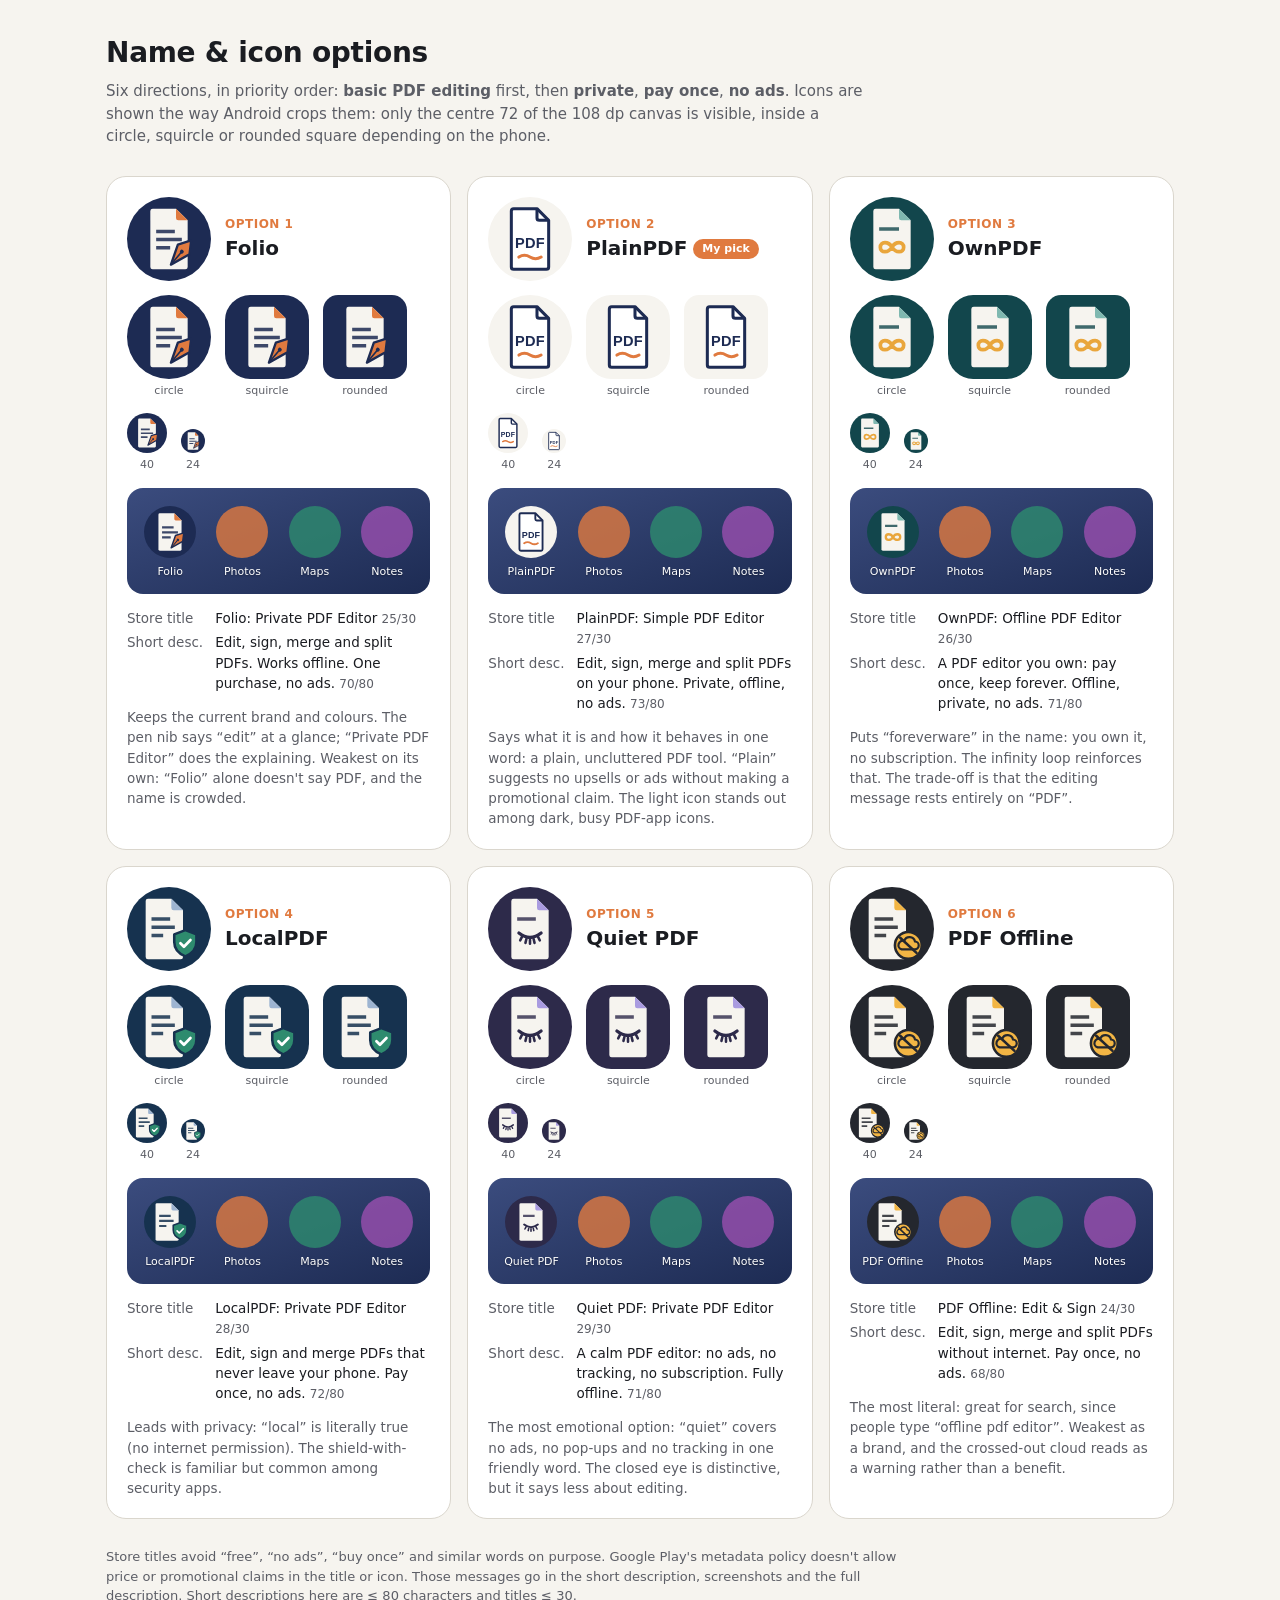
<file: design/index.html>
<!doctype html>
<html lang="en">
<head>
<meta charset="utf-8">
<meta name="viewport" content="width=device-width, initial-scale=1">
<title>Name &amp; Icon Options</title>
<style>
  :root {
    --bg: #F6F4EF; --card: #FFFFFF; --ink: #1A1C21; --muted: #5C5E66; --line: #DAD6CD; --accent: #E07A3F;
    --wall-a: #3B4C7E; --wall-b: #1D2B53;
  }
  @media (prefers-color-scheme: dark) {
    :root:not([data-theme="light"]) { --bg: #111318; --card: #1C1F25; --ink: #E3E2E6; --muted: #A9ABB4; --line: #33363F; }
  }
  :root[data-theme="dark"] { --bg: #111318; --card: #1C1F25; --ink: #E3E2E6; --muted: #A9ABB4; --line: #33363F; }
  * { box-sizing: border-box; }
  body { margin: 0; background: var(--bg); color: var(--ink); font: 15px/1.5 system-ui, -apple-system, "Segoe UI", Roboto, sans-serif; }
  main { max-width: 1100px; margin: 0 auto; padding: 32px 16px 64px; }
  h1 { font-size: 28px; margin: 0 0 6px; letter-spacing: -.3px; }
  .lede { color: var(--muted); margin: 0 0 28px; max-width: 760px; }
  .grid { display: grid; grid-template-columns: repeat(auto-fill, minmax(330px, 1fr)); gap: 16px; }
  .card { background: var(--card); border: 1px solid var(--line); border-radius: 20px; padding: 20px; display: flex; flex-direction: column; gap: 14px; }
  .head { display: flex; gap: 14px; align-items: center; }
  .num { font-size: 12px; font-weight: 700; color: var(--accent); letter-spacing: .5px; }
  h2 { font-size: 20px; margin: 0; }
  .masks { display: flex; gap: 14px; align-items: flex-end; flex-wrap: wrap; }
  .mask { width: 84px; height: 84px; overflow: hidden; position: relative; flex: none; }
  .mask img { position: absolute; width: 150%; height: 150%; left: -25%; top: -25%; }  /* launchers show the middle 72dp of the 108dp canvas */
  .circle { border-radius: 50%; }
  .squircle { border-radius: 30%; }
  .rounded { border-radius: 18%; }
  .small { width: 40px; height: 40px; border-radius: 50%; }
  .tiny { width: 24px; height: 24px; border-radius: 50%; }
  .cap { font-size: 11px; color: var(--muted); text-align: center; margin-top: 4px; }
  .home { border-radius: 16px; padding: 18px 10px 14px; background: linear-gradient(160deg, var(--wall-a), var(--wall-b)); display: grid; grid-template-columns: repeat(4, 1fr); gap: 6px; }
  .app { display: flex; flex-direction: column; align-items: center; gap: 6px; min-width: 0; }
  .app .mask { width: 52px; height: 52px; border-radius: 50%; }
  .app span { color: #fff; font-size: 11px; max-width: 70px; white-space: nowrap; overflow: hidden; text-overflow: ellipsis; text-shadow: 0 1px 2px rgba(0,0,0,.4); }
  .ghost { width: 52px; height: 52px; border-radius: 50%; background: rgba(255,255,255,.18); }
  dl { margin: 0; display: grid; grid-template-columns: auto 1fr; gap: 4px 12px; font-size: 13.5px; }
  dt { color: var(--muted); }
  dd { margin: 0; }
  .count { color: var(--muted); font-size: 12px; }
  .why { color: var(--muted); font-size: 13.5px; margin: 0; }
  .pick { display: inline-block; font-size: 11px; font-weight: 700; color: #fff; background: var(--accent); border-radius: 999px; padding: 2px 9px; margin-left: 6px; vertical-align: middle; }
  footer { margin-top: 28px; color: var(--muted); font-size: 13px; max-width: 820px; }
</style>
</head>
<body>
<main>
  <h1>Name &amp; icon options</h1>
  <p class="lede">Six directions, in priority order: <b>basic PDF editing</b> first, then <b>private</b>, <b>pay once</b>, <b>no ads</b>. Icons are shown the way Android crops them: only the centre 72 of the 108&nbsp;dp canvas is visible, inside a circle, squircle or rounded square depending on the phone.</p>
  <div class="grid" id="grid"></div>
  <footer>
    Store titles avoid “free”, “no ads”, “buy once” and similar words on purpose. Google Play's metadata policy doesn't allow price or promotional claims in the title or icon. Those messages go in the short description, screenshots and the full description. Short descriptions here are ≤ 80 characters and titles ≤ 30.
  </footer>
</main>
<script>
const options = [
  { n: 1, name: "Folio", icon: "icons/1-folio.svg", label: "Folio",
    title: "Folio: Private PDF Editor",
    short: "Edit, sign, merge and split PDFs. Works offline. One purchase, no ads.",
    why: "Keeps the current brand and colours. The pen nib says “edit” at a glance; “Private PDF Editor” does the explaining. Weakest on its own: “Folio” alone doesn't say PDF, and the name is crowded." },
  { n: 2, name: "PlainPDF", icon: "icons/2-plainpdf.svg", label: "PlainPDF", pick: true,
    title: "PlainPDF: Simple PDF Editor",
    short: "Edit, sign, merge and split PDFs on your phone. Private, offline, no ads.",
    why: "Says what it is and how it behaves in one word: a plain, uncluttered PDF tool. “Plain” suggests no upsells or ads without making a promotional claim. The light icon stands out among dark, busy PDF-app icons." },
  { n: 3, name: "OwnPDF", icon: "icons/3-ownpdf.svg", label: "OwnPDF",
    title: "OwnPDF: Offline PDF Editor",
    short: "A PDF editor you own: pay once, keep forever. Offline, private, no ads.",
    why: "Puts “foreverware” in the name: you own it, no subscription. The infinity loop reinforces that. The trade-off is that the editing message rests entirely on “PDF”." },
  { n: 4, name: "LocalPDF", icon: "icons/4-localpdf.svg", label: "LocalPDF",
    title: "LocalPDF: Private PDF Editor",
    short: "Edit, sign and merge PDFs that never leave your phone. Pay once, no ads.",
    why: "Leads with privacy: “local” is literally true (no internet permission). The shield-with-check is familiar but common among security apps." },
  { n: 5, name: "Quiet PDF", icon: "icons/5-quietpdf.svg", label: "Quiet PDF",
    title: "Quiet PDF: Private PDF Editor",
    short: "A calm PDF editor: no ads, no tracking, no subscription. Fully offline.",
    why: "The most emotional option: “quiet” covers no ads, no pop-ups and no tracking in one friendly word. The closed eye is distinctive, but it says less about editing." },
  { n: 6, name: "PDF Offline", icon: "icons/6-pdfoffline.svg", label: "PDF Offline",
    title: "PDF Offline: Edit & Sign",
    short: "Edit, sign, merge and split PDFs without internet. Pay once, no ads.",
    why: "The most literal: great for search, since people type “offline pdf editor”. Weakest as a brand, and the crossed-out cloud reads as a warning rather than a benefit." },
];
const others = [["#E07A3F", "Photos"], ["#2E8B6E", "Maps"], ["#9A4FB0", "Notes"]];
const grid = document.getElementById("grid");
for (const o of options) {
  const card = document.createElement("article");
  card.className = "card";
  const icon = (cls) => `<div class="mask ${cls}"><img src="${o.icon}" alt=""></div>`;
  const home = [`<div class="app">${icon("")}<span>${o.label}</span></div>`]
    .concat(others.map(([c, l]) => `<div class="app"><div class="ghost" style="background:${c}cc"></div><span>${l}</span></div>`)).join("");
  card.innerHTML = `
    <div class="head">${icon("circle")}<div><div class="num">OPTION ${o.n}</div><h2>${o.name}${o.pick ? '<span class="pick">My pick</span>' : ""}</h2></div></div>
    <div class="masks">
      <div>${icon("circle")}<div class="cap">circle</div></div>
      <div>${icon("squircle")}<div class="cap">squircle</div></div>
      <div>${icon("rounded")}<div class="cap">rounded</div></div>
      <div>${icon("small")}<div class="cap">40</div></div>
      <div>${icon("tiny")}<div class="cap">24</div></div>
    </div>
    <div class="home">${home}</div>
    <dl>
      <dt>Store title</dt><dd>${o.title} <span class="count">${o.title.length}/30</span></dd>
      <dt>Short desc.</dt><dd>${o.short} <span class="count">${o.short.length}/80</span></dd>
    </dl>
    <p class="why">${o.why}</p>`;
  grid.appendChild(card);
}
</script>
</body>
</html>
</file>
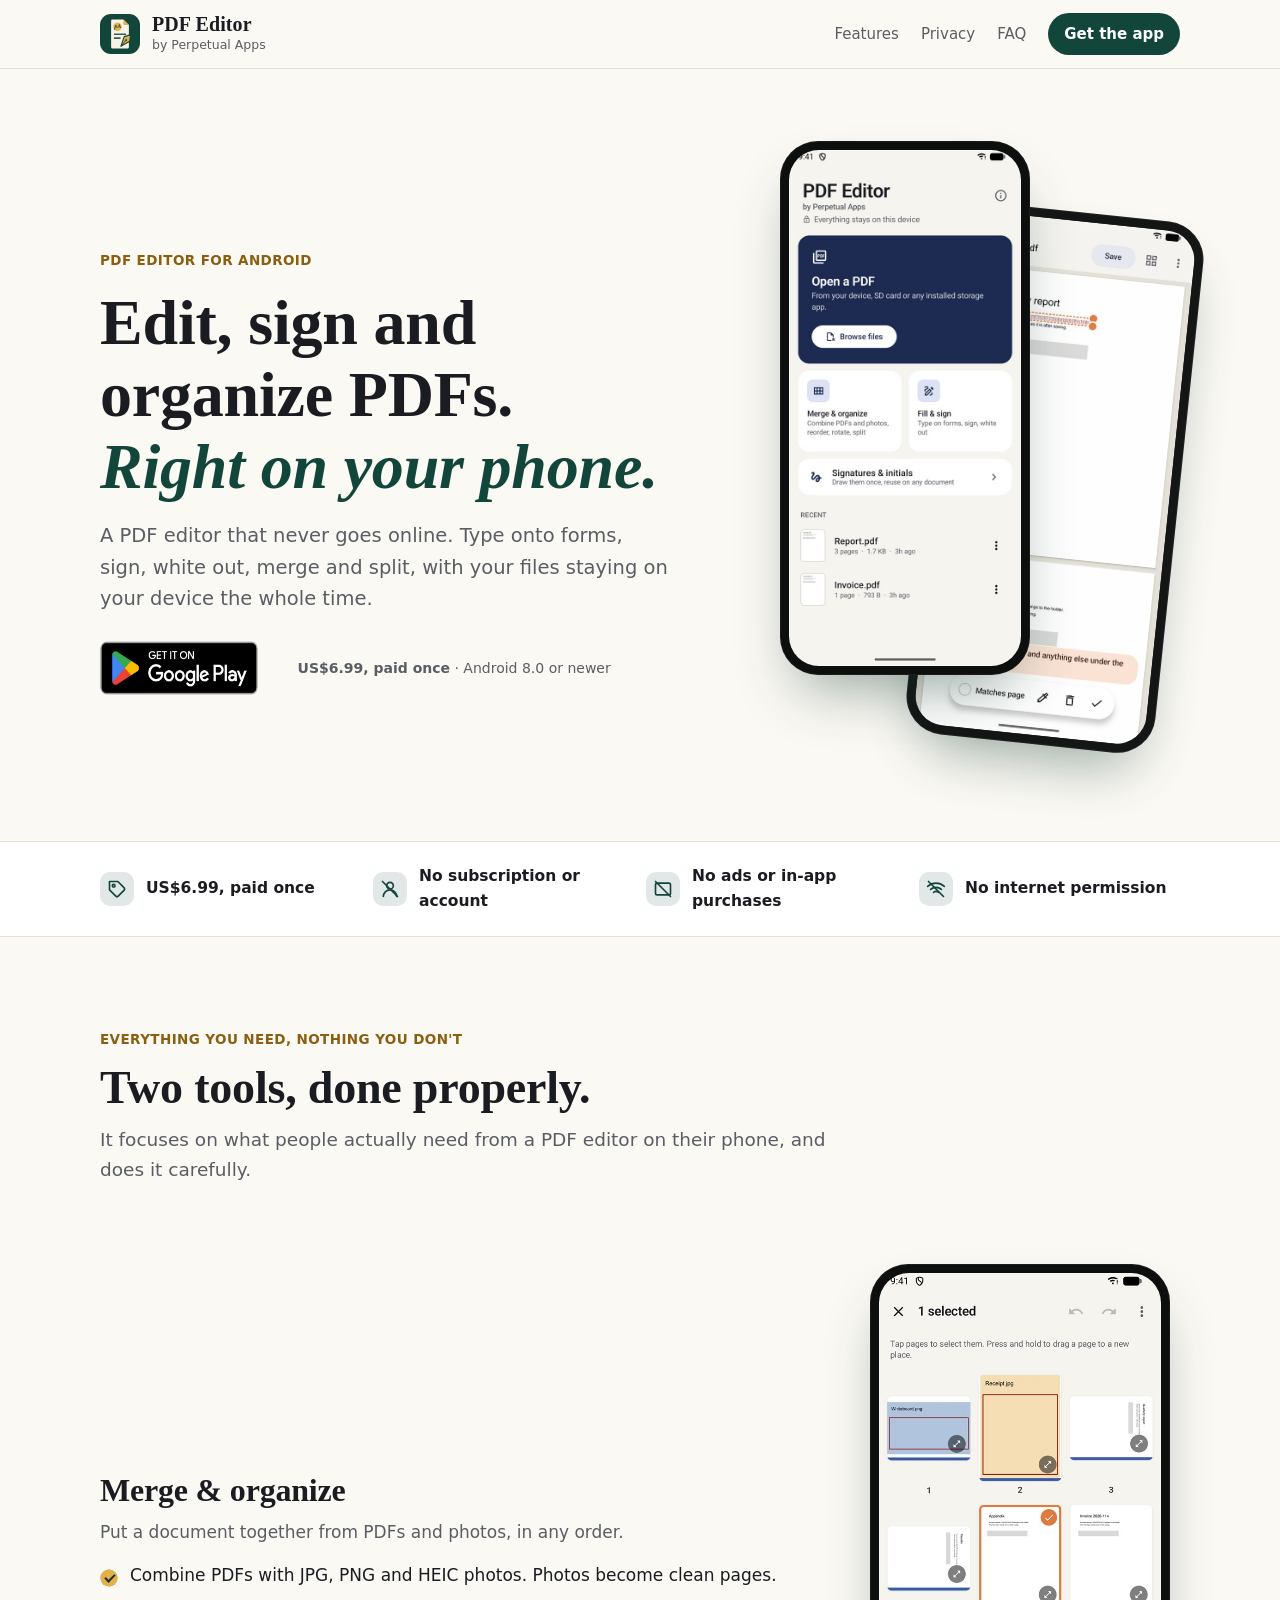
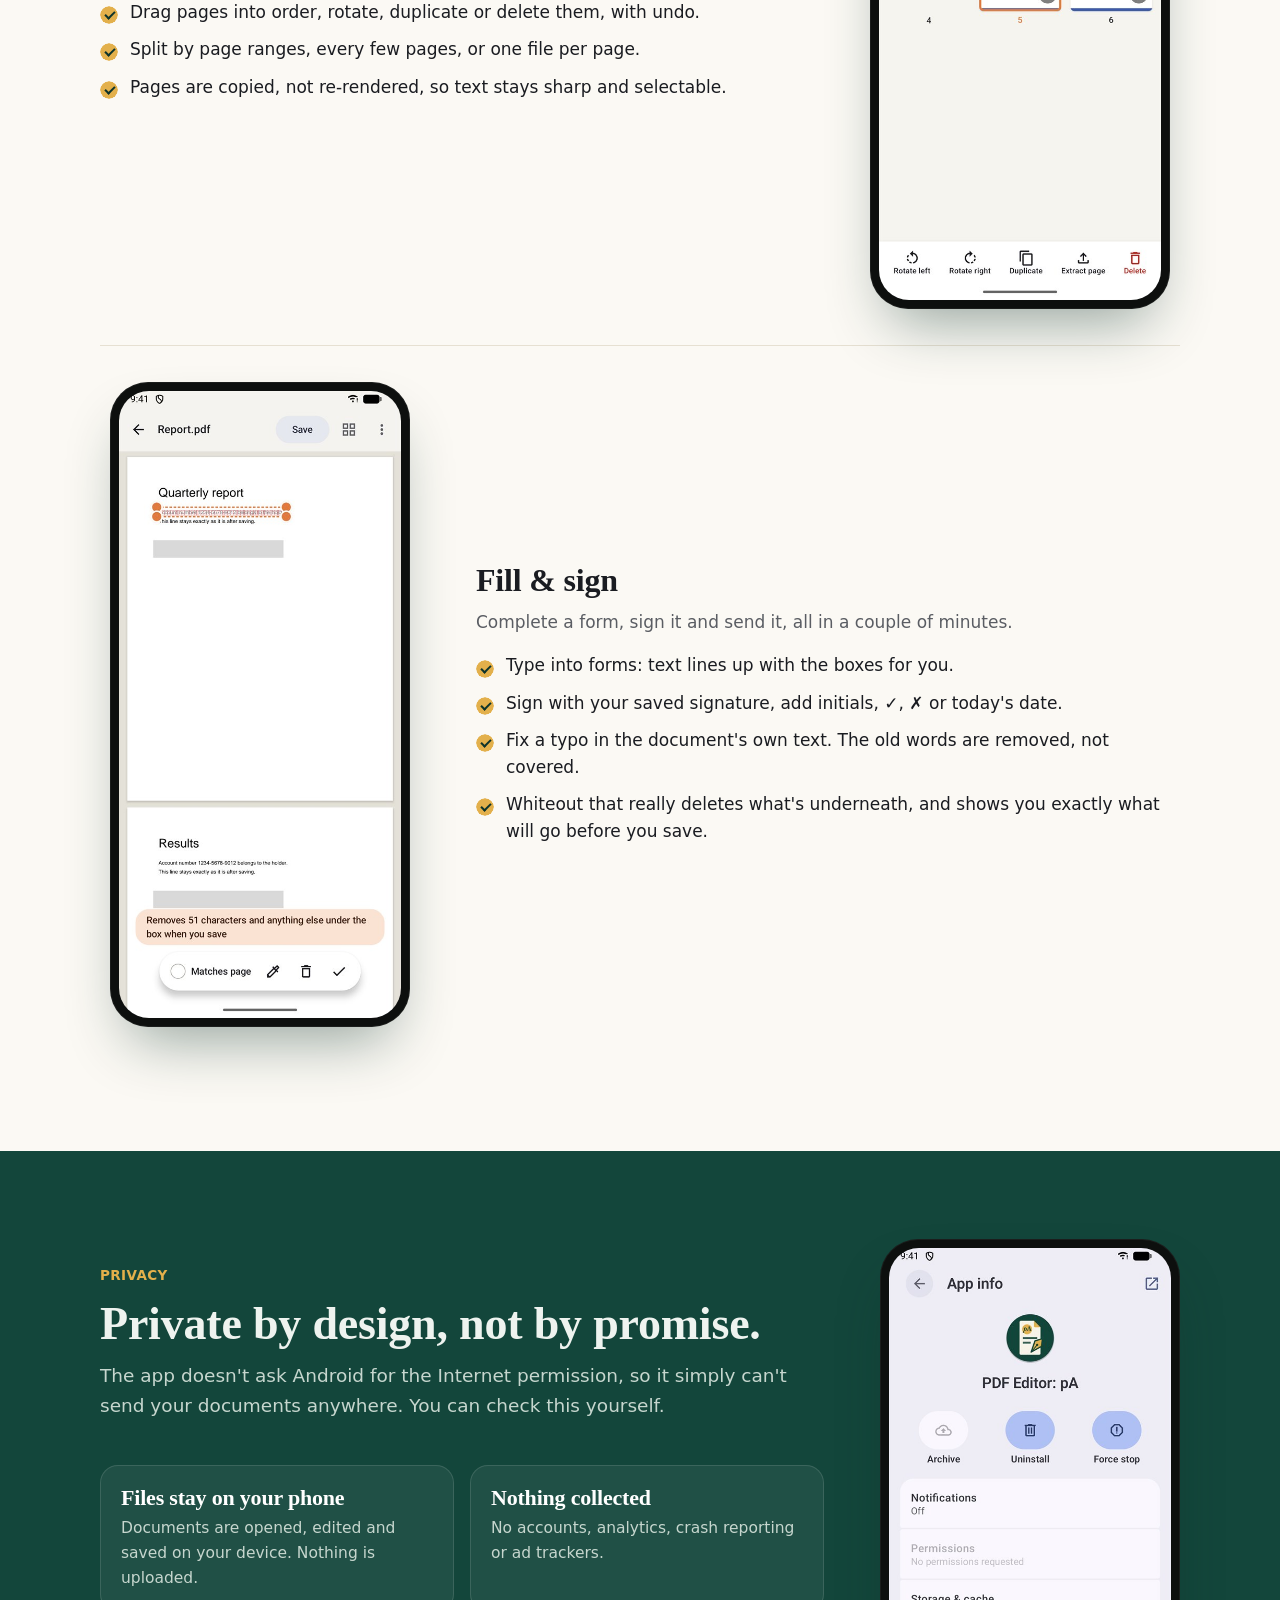
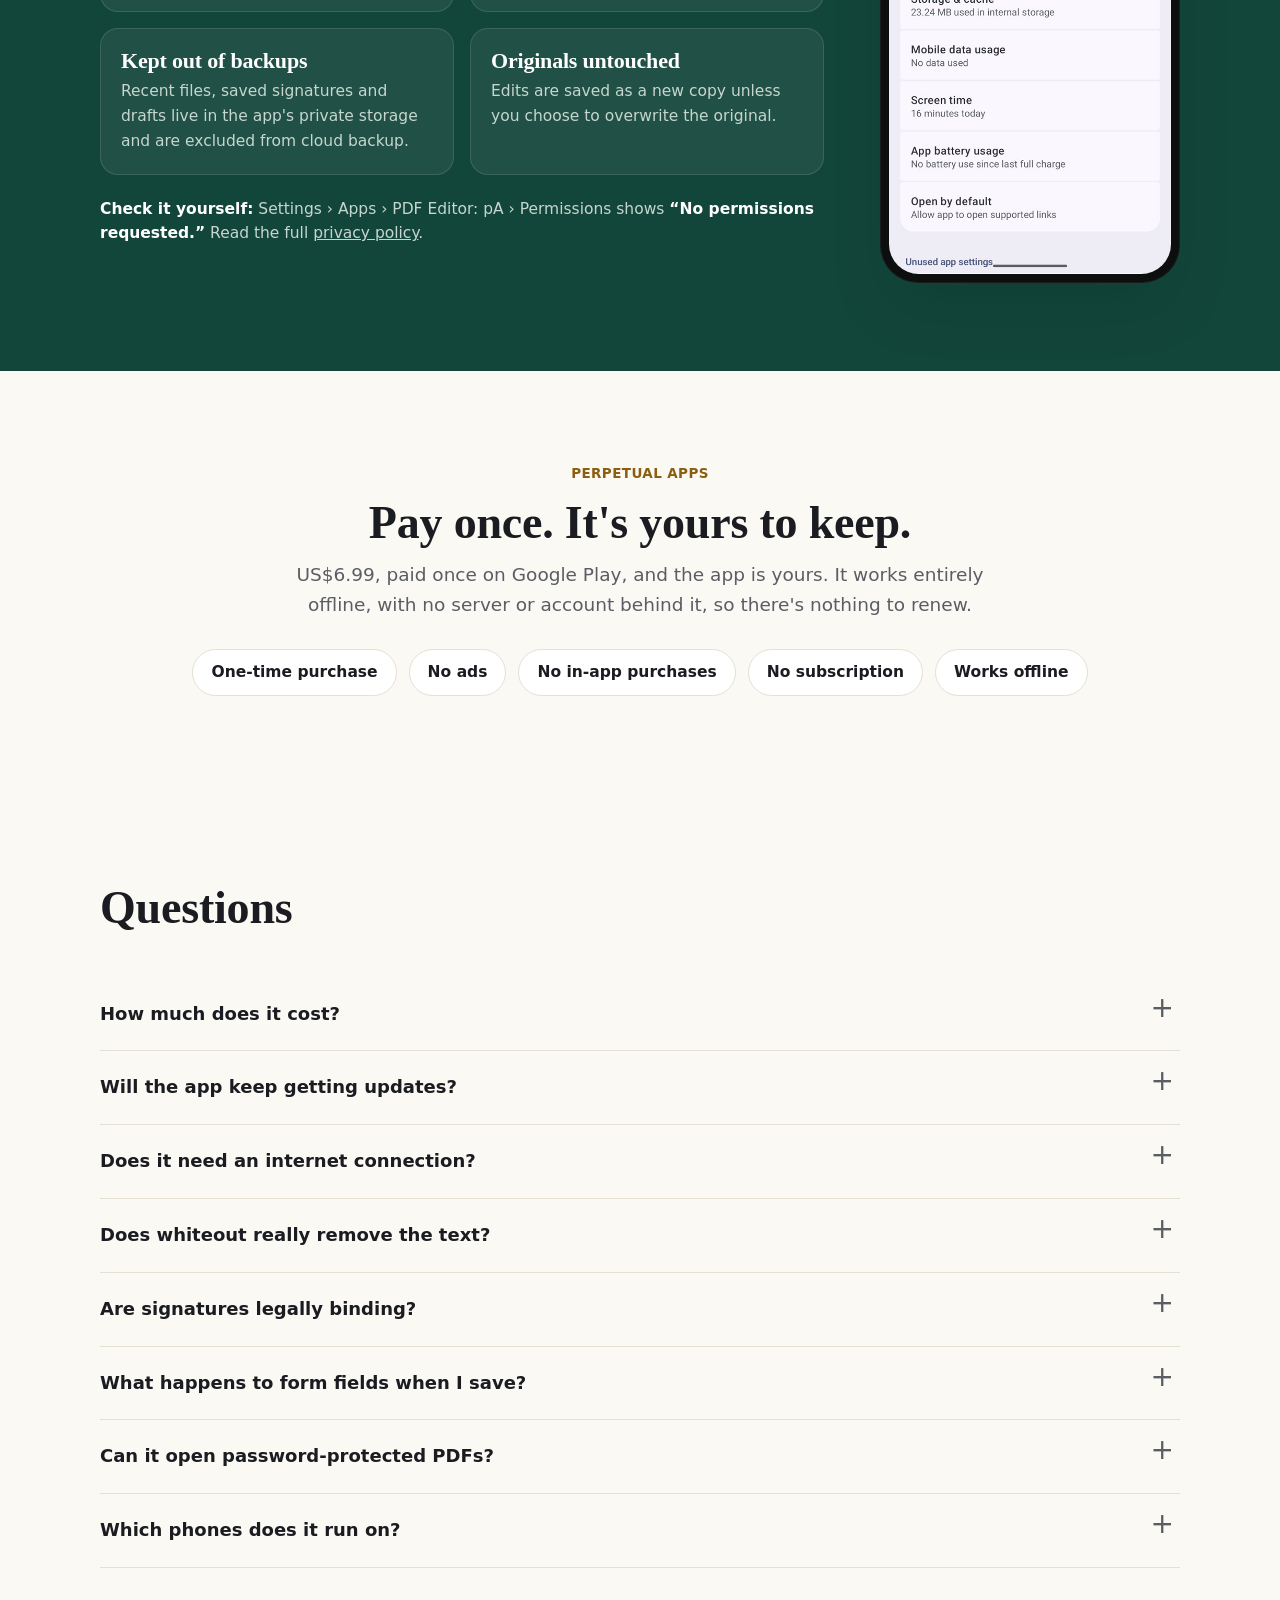
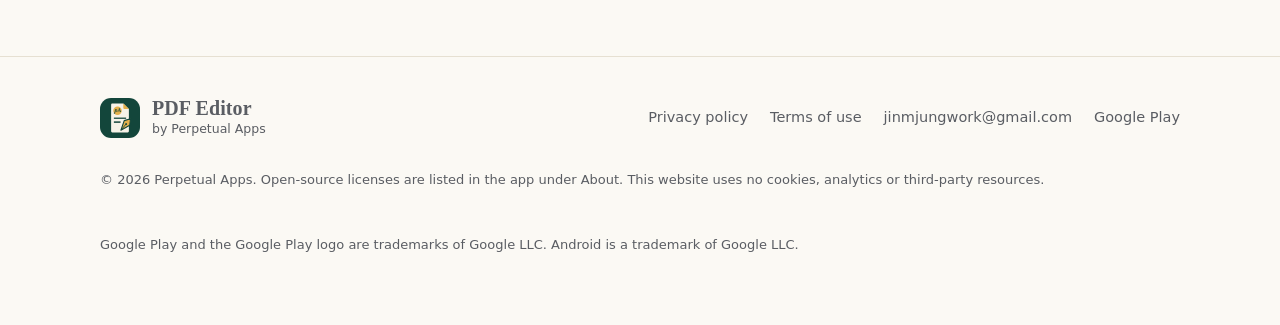
<file: website/index.html>
<!doctype html>
<html lang="en">
<head>
<meta charset="utf-8">
<meta name="viewport" content="width=device-width, initial-scale=1">
<title>PDF Editor: Perpetual Apps · Private, offline PDF editor for Android</title>
<meta name="description" content="Edit, sign, merge and split PDFs on your Android phone, fully offline. US$6.99 once: no subscription, ads or account, and no internet permission.">
<link rel="canonical" href="https://pdf.perpetualapps.dev/">
<meta name="theme-color" content="#13463B">
<link rel="icon" href="assets/icon.svg" type="image/svg+xml">
<link rel="apple-touch-icon" href="assets/icon-512.png">
<meta property="og:type" content="website">
<meta property="og:url" content="https://pdf.perpetualapps.dev/">
<meta property="og:site_name" content="Perpetual Apps">
<meta property="og:title" content="PDF Editor: Perpetual Apps">
<meta property="og:description" content="A private PDF editor for Android. Edit, sign, merge and split, all on your phone. US$6.99 once: no subscription, no in-app purchases, no ads.">
<meta property="og:image" content="https://pdf.perpetualapps.dev/assets/share.png">
<meta property="og:image:width" content="1200">
<meta property="og:image:height" content="630">
<meta property="og:image:alt" content="PDF Editor: Perpetual Apps. Edit, sign, merge and split PDFs offline.">
<meta name="twitter:card" content="summary_large_image">
<link rel="stylesheet" href="assets/site.css">
<script type="application/ld+json">
{
  "@context": "https://schema.org",
  "@type": "SoftwareApplication",
  "name": "PDF Editor: Perpetual Apps",
  "description": "A private PDF editor for Android that works entirely offline. Edit and sign PDFs, white out content, and merge, split and organize pages.",
  "url": "https://pdf.perpetualapps.dev/",
  "image": "https://pdf.perpetualapps.dev/assets/icon-512.png",
  "operatingSystem": "Android 8.0 or newer",
  "applicationCategory": "UtilitiesApplication",
  "installUrl": "https://play.google.com/store/apps/details?id=perpetualapps.pdf",
  "offers": {
    "@type": "Offer",
    "price": "6.99",
    "priceCurrency": "USD",
    "url": "https://play.google.com/store/apps/details?id=perpetualapps.pdf"
  },
  "publisher": {
    "@type": "Organization",
    "name": "Perpetual Apps",
    "email": "jinmjungwork@gmail.com"
  }
}
</script>
</head>
<body>
<a class="skip" href="#main">Skip to content</a>

<header class="site-header">
  <div class="wrap">
    <a class="brand" href="./" aria-label="PDF Editor: Perpetual Apps, home">
      <img src="assets/icon.svg" alt="" width="40" height="40">
      <span><b>PDF Editor</b><small>by Perpetual Apps</small></span>
    </a>
    <nav class="nav" aria-label="Main">
      <a href="#features">Features</a>
      <a href="#privacy">Privacy</a>
      <a href="#faq">FAQ</a>
      <a class="nav-cta" href="https://play.google.com/store/apps/details?id=perpetualapps.pdf">Get the app</a>
    </nav>
  </div>
</header>

<main id="main">
  <section class="hero" aria-labelledby="hero-title">
    <div class="wrap">
      <div>
        <span class="eyebrow">PDF editor for Android</span>
        <h1 id="hero-title">Edit, sign and organize PDFs. <em>Right on your phone.</em></h1>
        <p class="lede">A PDF editor that never goes online. Type onto forms, sign, white out, merge and split, with your files staying on your device the whole time.</p>
        <div class="cta-row">
          <a class="play-badge" href="https://play.google.com/store/apps/details?id=perpetualapps.pdf">
            <img src="assets/google-play-badge.png" alt="Get it on Google Play" width="646" height="250">
          </a>
          <span class="cta-note"><strong>US$6.99, paid once</strong> · Android 8.0 or newer</span>
        </div>
      </div>
      <div class="phones" aria-hidden="true">
        <div class="phone front"><img src="assets/screens/home.jpg" alt="" width="540" height="1200" fetchpriority="high"></div>
        <div class="phone back"><img src="assets/screens/whiteout.jpg" alt="" width="540" height="1200"></div>
      </div>
    </div>
  </section>

  <div class="promises">
    <ul class="wrap" aria-label="At a glance">
      <li><svg viewBox="0 0 24 24" fill="none" stroke="currentColor" stroke-width="2" stroke-linecap="round" stroke-linejoin="round" aria-hidden="true"><path d="M20.6 13.4l-7.2 7.2a2 2 0 0 1-2.8 0L3 13V3h10l7.6 7.6a2 2 0 0 1 0 2.8Z"/><circle cx="8" cy="8" r="1.6"/></svg>US$6.99, paid once</li>
      <li><svg viewBox="0 0 24 24" fill="none" stroke="currentColor" stroke-width="2" stroke-linecap="round" stroke-linejoin="round" aria-hidden="true"><circle cx="12" cy="8" r="4"/><path d="M4 21a8 8 0 0 1 16 0"/><path d="M3 3l18 18"/></svg>No subscription or account</li>
      <li><svg viewBox="0 0 24 24" fill="none" stroke="currentColor" stroke-width="2" stroke-linecap="round" stroke-linejoin="round" aria-hidden="true"><rect x="3" y="5" width="18" height="14" rx="2"/><path d="M3 3l18 18"/></svg>No ads or in-app purchases</li>
      <li><svg viewBox="0 0 24 24" fill="none" stroke="currentColor" stroke-width="2" stroke-linecap="round" stroke-linejoin="round" aria-hidden="true"><path d="M2 8.8a15 15 0 0 1 20 0M5.5 12.4a10 10 0 0 1 13 0M9 16a5 5 0 0 1 6 0"/><path d="M3 3l18 18"/></svg>No internet permission</li>
    </ul>
  </div>

  <section id="features" aria-labelledby="features-title">
    <div class="wrap">
      <div class="section-head">
        <span class="eyebrow">Everything you need, nothing you don't</span>
        <h2 id="features-title">Two tools, done properly.</h2>
        <p>It focuses on what people actually need from a PDF editor on their phone, and does it carefully.</p>
      </div>

      <article class="feature">
        <div>
          <h3>Merge &amp; organize</h3>
          <p>Put a document together from PDFs and photos, in any order.</p>
          <ul class="ticks">
            <li>Combine PDFs with JPG, PNG and HEIC photos. Photos become clean pages.</li>
            <li>Drag pages into order, rotate, duplicate or delete them, with undo.</li>
            <li>Split by page ranges, every few pages, or one file per page.</li>
            <li>Pages are copied, not re-rendered, so text stays sharp and selectable.</li>
          </ul>
        </div>
        <div class="shot"><div class="phone"><img src="assets/screens/organize.jpg" alt="Merge and organize screen: a grid of pages from several files, one page selected, with rotate, duplicate, extract and delete actions" width="540" height="1200" loading="lazy"></div></div>
      </article>

      <article class="feature">
        <div>
          <h3>Fill &amp; sign</h3>
          <p>Complete a form, sign it and send it, all in a couple of minutes.</p>
          <ul class="ticks">
            <li>Type into forms: text lines up with the boxes for you.</li>
            <li>Sign with your saved signature, add initials, ✓, ✗ or today's date.</li>
            <li>Fix a typo in the document's own text. The old words are removed, not covered.</li>
            <li>Whiteout that really deletes what's underneath, and shows you exactly what will go before you save.</li>
          </ul>
        </div>
        <div class="shot"><div class="phone"><img src="assets/screens/whiteout.jpg" alt="Whiteout in progress: a box over an account number, with the characters to be removed outlined and a note saying 51 characters will be removed" width="540" height="1200" loading="lazy"></div></div>
      </article>
    </div>
  </section>

  <section id="privacy" class="privacy" aria-labelledby="privacy-title">
    <div class="wrap grid">
      <div>
        <div class="section-head">
          <span class="eyebrow">Privacy</span>
          <h2 id="privacy-title">Private by design, not by promise.</h2>
          <p>The app doesn't ask Android for the Internet permission, so it simply can't send your documents anywhere. You can check this yourself.</p>
        </div>
        <div class="cards">
          <div class="card"><h3>Files stay on your phone</h3><p>Documents are opened, edited and saved on your device. Nothing is uploaded.</p></div>
          <div class="card"><h3>Nothing collected</h3><p>No accounts, analytics, crash reporting or ad trackers.</p></div>
          <div class="card"><h3>Kept out of backups</h3><p>Recent files, saved signatures and drafts live in the app's private storage and are excluded from cloud backup.</p></div>
          <div class="card"><h3>Originals untouched</h3><p>Edits are saved as a new copy unless you choose to overwrite the original.</p></div>
        </div>
        <p class="verify"><strong>Check it yourself:</strong> Settings › Apps › PDF Editor: pA › Permissions shows <strong>“No permissions requested.”</strong> Read the full <a href="privacy">privacy policy</a>.</p>
      </div>
      <div class="shot"><div class="phone"><img src="assets/screens/appinfo.jpg" alt="Android app info for PDF Editor: pA showing No permissions requested and No data used" width="540" height="1200" loading="lazy"></div></div>
    </div>
  </section>

  <section class="keep" aria-labelledby="keep-title">
    <div class="wrap">
      <div class="section-head">
        <span class="eyebrow">Perpetual Apps</span>
        <h2 id="keep-title">Pay once. It's yours to keep.</h2>
        <p>US$6.99, paid once on Google Play, and the app is yours. It works entirely offline, with no server or account behind it, so there's nothing to renew.</p>
      </div>
      <div class="keep-badges">
        <span class="pill">One-time purchase</span>
        <span class="pill">No ads</span>
        <span class="pill">No in-app purchases</span>
        <span class="pill">No subscription</span>
        <span class="pill">Works offline</span>
      </div>
    </div>
  </section>

  <section id="faq" class="faq" aria-labelledby="faq-title">
    <div class="wrap">
      <div class="section-head"><h2 id="faq-title">Questions</h2></div>
      <details><summary>How much does it cost?</summary><p>US$6.99 in the United States, paid once. In other countries, Google Play shows the price in your local currency, and taxes may apply depending on where you live. There's no subscription, and no in-app purchases or ads. Purchases and refunds are handled by Google Play.</p></details>
      <details><summary>Will the app keep getting updates?</summary><p>You keep the version you bought, and it doesn't depend on any server or account. Future updates and support aren't guaranteed, and the app may stop being updated or supported at some point.</p></details>
      <details><summary>Does it need an internet connection?</summary><p>No. Everything happens on your phone. The app doesn't even have permission to go online.</p></details>
      <details><summary>Does whiteout really remove the text?</summary><p>Yes. When you save, text, image pixels and drawings under the box are deleted from the file, not just covered. Before saving, the app outlines exactly which characters will go. For sensitive documents, open the saved copy and check it before you share it.</p></details>
      <details><summary>Are signatures legally binding?</summary><p>Signatures and initials are pictures of your handwriting placed on the page. They aren't certificate-based digital signatures, and the app doesn't verify who signed. Whether a signed PDF is accepted depends on who you send it to.</p></details>
      <details><summary>What happens to form fields when I save?</summary><p>Saving flattens form fields and comments into the page, so the PDF looks the same in every app. The saved copy can't be filled in again as a form. Your original file is kept.</p></details>
      <details><summary>Can it open password-protected PDFs?</summary><p>No. The app tells you clearly when a file is password-protected.</p></details>
      <details><summary>Which phones does it run on?</summary><p>Android 8.0 or newer. Adding HEIC photos needs Android 9 or newer.</p></details>
    </div>
  </section>
</main>

<footer class="site-footer">
  <div class="wrap">
    <div class="footer-top">
      <a class="brand" href="./" aria-label="PDF Editor: Perpetual Apps, home"><img src="assets/icon.svg" alt="" width="40" height="40"><span><b>PDF Editor</b><small>by Perpetual Apps</small></span></a>
      <nav class="footer-links" aria-label="Footer">
        <a href="privacy">Privacy policy</a>
        <a href="terms">Terms of use</a>
        <a href="mailto:jinmjungwork@gmail.com">jinmjungwork@gmail.com</a>
        <a href="https://play.google.com/store/apps/details?id=perpetualapps.pdf">Google Play</a>
      </nav>
    </div>
    <p class="fine">© 2026 Perpetual Apps. Open-source licenses are listed in the app under About. This website uses no cookies, analytics or third-party resources.</p>
    <p class="fine">Google Play and the Google Play logo are trademarks of Google LLC. Android is a trademark of Google LLC.</p>
  </div>
</footer>
</body>
</html>
</file>
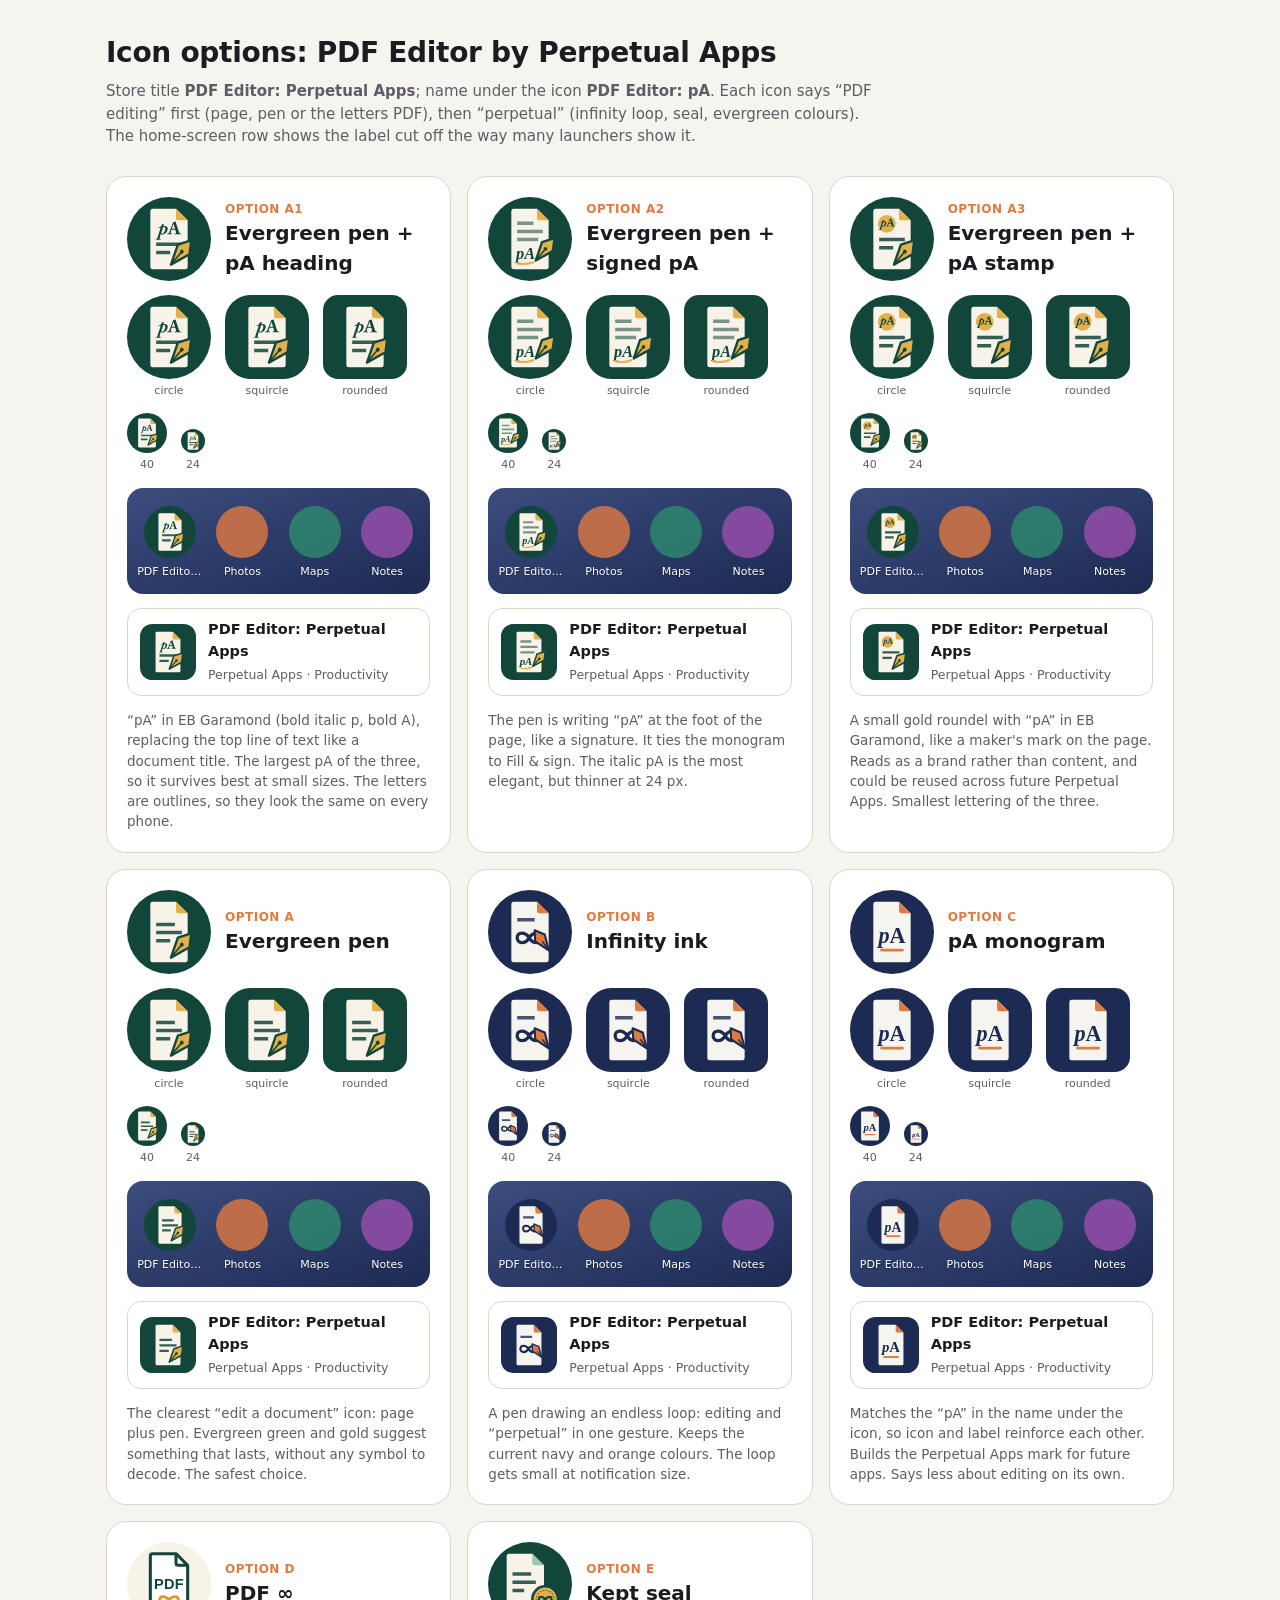
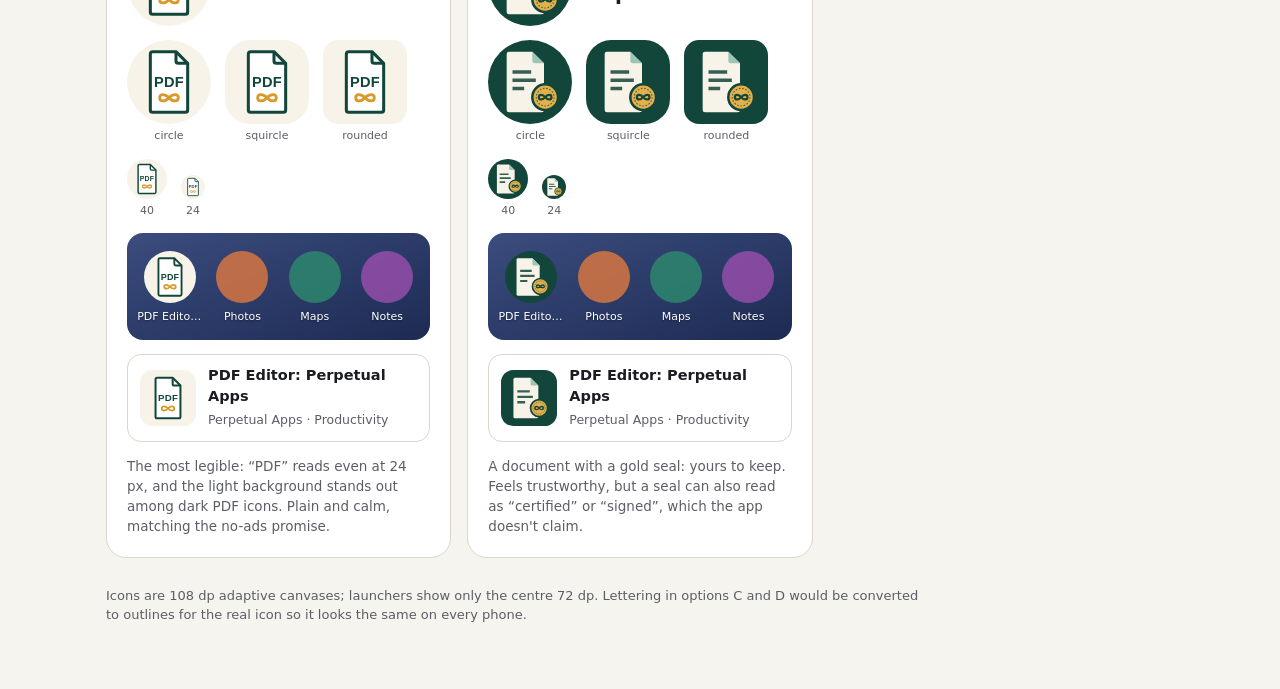
<file: design/perpetual-apps/index.html>
<!doctype html>
<html lang="en">
<head>
<meta charset="utf-8">
<meta name="viewport" content="width=device-width, initial-scale=1">
<title>Perpetual Apps Icons</title>
<style>
  :root { --bg: #F6F4EF; --card: #FFFFFF; --ink: #1A1C21; --muted: #5C5E66; --line: #DAD6CD; --accent: #E07A3F; --wall-a: #3B4C7E; --wall-b: #1D2B53; }
  @media (prefers-color-scheme: dark) { :root:not([data-theme="light"]) { --bg: #111318; --card: #1C1F25; --ink: #E3E2E6; --muted: #A9ABB4; --line: #33363F; } }
  :root[data-theme="dark"] { --bg: #111318; --card: #1C1F25; --ink: #E3E2E6; --muted: #A9ABB4; --line: #33363F; }
  * { box-sizing: border-box; }
  body { margin: 0; background: var(--bg); color: var(--ink); font: 15px/1.5 system-ui, -apple-system, "Segoe UI", Roboto, sans-serif; }
  main { max-width: 1100px; margin: 0 auto; padding: 32px 16px 64px; }
  h1 { font-size: 28px; margin: 0 0 6px; letter-spacing: -.3px; }
  .lede { color: var(--muted); margin: 0 0 28px; max-width: 780px; }
  .grid { display: grid; grid-template-columns: repeat(auto-fill, minmax(330px, 1fr)); gap: 16px; }
  .card { background: var(--card); border: 1px solid var(--line); border-radius: 20px; padding: 20px; display: flex; flex-direction: column; gap: 14px; }
  .head { display: flex; gap: 14px; align-items: center; }
  .num { font-size: 12px; font-weight: 700; color: var(--accent); letter-spacing: .5px; }
  h2 { font-size: 20px; margin: 0; }
  .masks { display: flex; gap: 14px; align-items: flex-end; flex-wrap: wrap; }
  .mask { width: 84px; height: 84px; overflow: hidden; position: relative; flex: none; }
  .mask img { position: absolute; width: 150%; height: 150%; left: -25%; top: -25%; }
  .circle { border-radius: 50%; } .squircle { border-radius: 30%; } .rounded { border-radius: 18%; }
  .small { width: 40px; height: 40px; border-radius: 50%; } .tiny { width: 24px; height: 24px; border-radius: 50%; }
  .cap { font-size: 11px; color: var(--muted); text-align: center; margin-top: 4px; }
  .home { border-radius: 16px; padding: 18px 10px 14px; background: linear-gradient(160deg, var(--wall-a), var(--wall-b)); display: grid; grid-template-columns: repeat(4, 1fr); gap: 6px; }
  .app { display: flex; flex-direction: column; align-items: center; gap: 6px; min-width: 0; }
  .app .mask { width: 52px; height: 52px; border-radius: 50%; }
  /* Typical launcher label width: long names are cut with an ellipsis. */
  .app span { color: #fff; font-size: 11px; width: 66px; text-align: center; white-space: nowrap; overflow: hidden; text-overflow: ellipsis; text-shadow: 0 1px 2px rgba(0,0,0,.4); }
  .ghost { width: 52px; height: 52px; border-radius: 50%; }
  .store { display: flex; gap: 12px; align-items: center; border: 1px solid var(--line); border-radius: 14px; padding: 10px 12px; }
  .store .mask { width: 56px; height: 56px; border-radius: 22%; }
  .store b { display: block; font-size: 14.5px; font-weight: 600; }
  .store small { color: var(--muted); font-size: 12.5px; }
  .why { color: var(--muted); font-size: 13.5px; margin: 0; }
  footer { margin-top: 28px; color: var(--muted); font-size: 13px; max-width: 820px; }
</style>
</head>
<body>
<main>
  <h1>Icon options: PDF Editor by Perpetual Apps</h1>
  <p class="lede">Store title <b>PDF Editor: Perpetual Apps</b>; name under the icon <b>PDF Editor: pA</b>. Each icon says “PDF editing” first (page, pen or the letters PDF), then “perpetual” (infinity loop, seal, evergreen colours). The home-screen row shows the label cut off the way many launchers show it.</p>
  <div class="grid" id="grid"></div>
  <footer>Icons are 108 dp adaptive canvases; launchers show only the centre 72 dp. Lettering in options C and D would be converted to outlines for the real icon so it looks the same on every phone.</footer>
</main>
<script>
const options = [
  { id: "A1", name: "Evergreen pen + pA heading", icon: "icons/a1-evergreen-pa-heading.svg",
    why: "“pA” in EB Garamond (bold italic p, bold A), replacing the top line of text like a document title. The largest pA of the three, so it survives best at small sizes. The letters are outlines, so they look the same on every phone." },
  { id: "A2", name: "Evergreen pen + signed pA", icon: "icons/a2-evergreen-pa-signed.svg",
    why: "The pen is writing “pA” at the foot of the page, like a signature. It ties the monogram to Fill & sign. The italic pA is the most elegant, but thinner at 24 px." },
  { id: "A3", name: "Evergreen pen + pA stamp", icon: "icons/a3-evergreen-pa-stamp.svg",
    why: "A small gold roundel with “pA” in EB Garamond, like a maker's mark on the page. Reads as a brand rather than content, and could be reused across future Perpetual Apps. Smallest lettering of the three." },
  { id: "A", name: "Evergreen pen", icon: "icons/a-evergreen-pen.svg",
    why: "The clearest “edit a document” icon: page plus pen. Evergreen green and gold suggest something that lasts, without any symbol to decode. The safest choice." },
  { id: "B", name: "Infinity ink", icon: "icons/b-infinity-ink.svg",
    why: "A pen drawing an endless loop: editing and “perpetual” in one gesture. Keeps the current navy and orange colours. The loop gets small at notification size." },
  { id: "C", name: "pA monogram", icon: "icons/c-pa-monogram.svg",
    why: "Matches the “pA” in the name under the icon, so icon and label reinforce each other. Builds the Perpetual Apps mark for future apps. Says less about editing on its own." },
  { id: "D", name: "PDF ∞", icon: "icons/d-pdf-infinity.svg",
    why: "The most legible: “PDF” reads even at 24 px, and the light background stands out among dark PDF icons. Plain and calm, matching the no-ads promise." },
  { id: "E", name: "Kept seal", icon: "icons/e-kept-seal.svg",
    why: "A document with a gold seal: yours to keep. Feels trustworthy, but a seal can also read as “certified” or “signed”, which the app doesn't claim." },
];
const others = [["#E07A3F", "Photos"], ["#2E8B6E", "Maps"], ["#9A4FB0", "Notes"]];
const grid = document.getElementById("grid");
for (const o of options) {
  const card = document.createElement("article");
  card.className = "card";
  const icon = (cls) => `<div class="mask ${cls}"><img src="${o.icon}" alt=""></div>`;
  const home = [`<div class="app">${icon("")}<span title="PDF Editor: pA">PDF Editor: pA</span></div>`]
    .concat(others.map(([c, l]) => `<div class="app"><div class="ghost" style="background:${c}cc"></div><span>${l}</span></div>`)).join("");
  card.innerHTML = `
    <div class="head">${icon("circle")}<div><div class="num">OPTION ${o.id}</div><h2>${o.name}</h2></div></div>
    <div class="masks">
      <div>${icon("circle")}<div class="cap">circle</div></div>
      <div>${icon("squircle")}<div class="cap">squircle</div></div>
      <div>${icon("rounded")}<div class="cap">rounded</div></div>
      <div>${icon("small")}<div class="cap">40</div></div>
      <div>${icon("tiny")}<div class="cap">24</div></div>
    </div>
    <div class="home">${home}</div>
    <div class="store">${icon("")}<div><b>PDF Editor: Perpetual Apps</b><small>Perpetual Apps · Productivity</small></div></div>
    <p class="why">${o.why}</p>`;
  grid.appendChild(card);
}
</script>
</body>
</html>
</file>
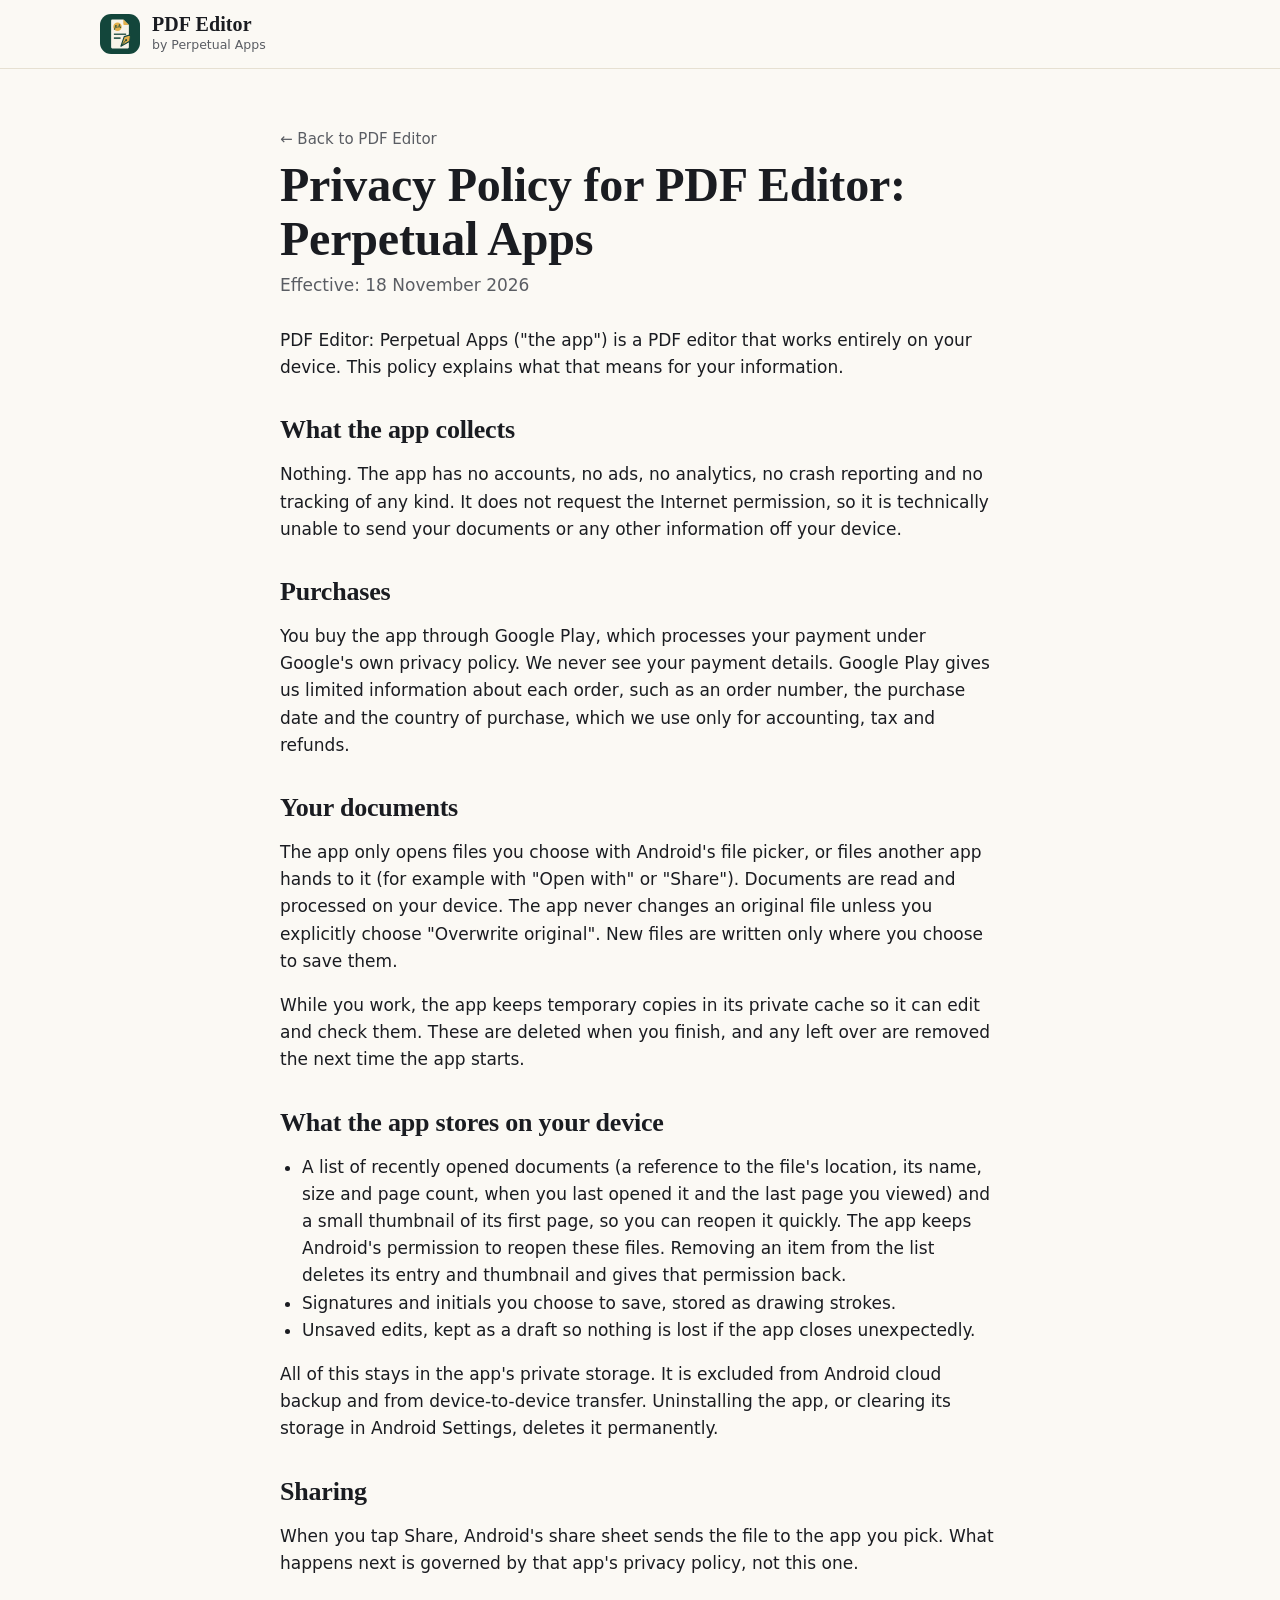
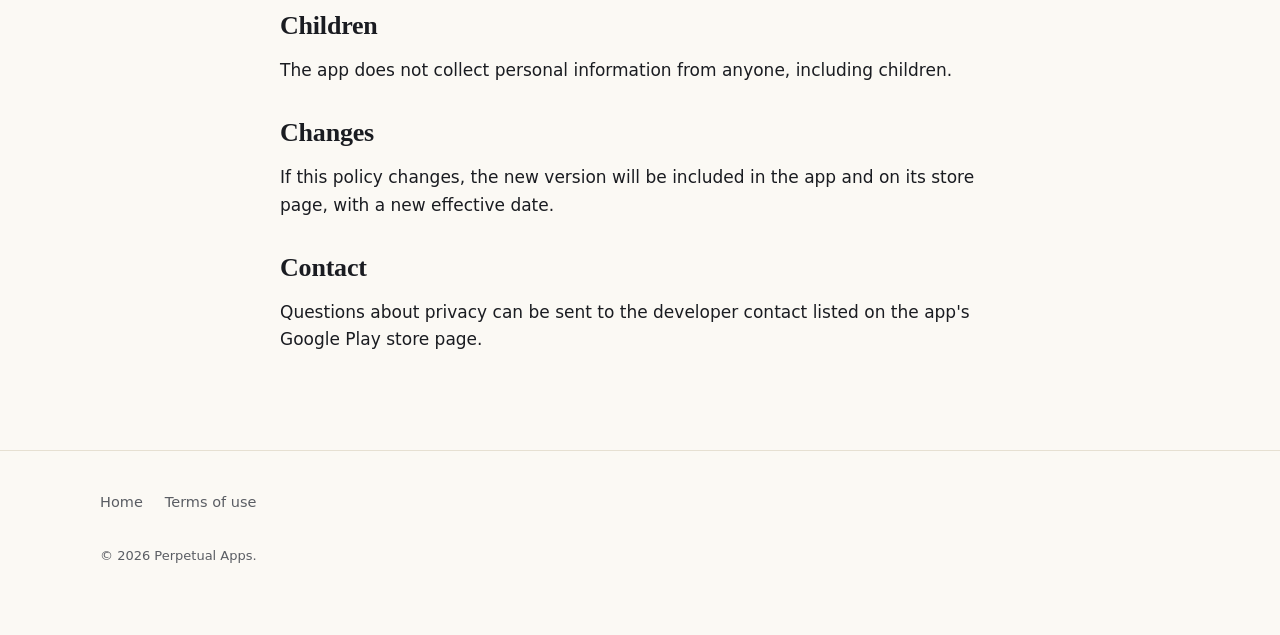
<file: website/privacy.html>
<!doctype html>
<html lang="en">
<head>
<meta charset="utf-8">
<meta name="viewport" content="width=device-width, initial-scale=1">
<title>Privacy Policy &middot; PDF Editor: Perpetual Apps</title>
<meta name="description" content="Privacy policy for PDF Editor: Perpetual Apps. Nothing is collected, and the app has no internet permission.">
<link rel="canonical" href="https://pdf.perpetualapps.dev/privacy">
<meta name="theme-color" content="#13463B">
<link rel="icon" href="assets/icon.svg" type="image/svg+xml">
<link rel="stylesheet" href="assets/site.css">
</head>
<body>
<!-- Generated by website/build-privacy.ps1 from app/src/main/assets/legal/privacy-policy.txt. Edit the source, then re-run. -->
<header class="site-header">
  <div class="wrap">
    <a class="brand" href="./" aria-label="PDF Editor: Perpetual Apps, home"><img src="assets/icon.svg" alt="" width="40" height="40"><span><b>PDF Editor</b><small>by Perpetual Apps</small></span></a>
  </div>
</header>
<main class="legal">
  <div class="wrap">
    <a class="back" href="./">&larr; Back to PDF Editor</a>
    <h1>Privacy Policy for PDF Editor: Perpetual Apps</h1>
    <p class="effective">Effective: 18 November 2026</p>
      <p>PDF Editor: Perpetual Apps (&quot;the app&quot;) is a PDF editor that works entirely on your device. This policy explains what that means for your information.</p>
      <h2>What the app collects</h2>
      <p>Nothing. The app has no accounts, no ads, no analytics, no crash reporting and no tracking of any kind. It does not request the Internet permission, so it is technically unable to send your documents or any other information off your device.</p>
      <h2>Purchases</h2>
      <p>You buy the app through Google Play, which processes your payment under Google&#39;s own privacy policy. We never see your payment details. Google Play gives us limited information about each order, such as an order number, the purchase date and the country of purchase, which we use only for accounting, tax and refunds.</p>
      <h2>Your documents</h2>
      <p>The app only opens files you choose with Android&#39;s file picker, or files another app hands to it (for example with &quot;Open with&quot; or &quot;Share&quot;). Documents are read and processed on your device. The app never changes an original file unless you explicitly choose &quot;Overwrite original&quot;. New files are written only where you choose to save them.</p>
      <p>While you work, the app keeps temporary copies in its private cache so it can edit and check them. These are deleted when you finish, and any left over are removed the next time the app starts.</p>
      <h2>What the app stores on your device</h2>
      <ul>
        <li>A list of recently opened documents (a reference to the file&#39;s location, its name, size and page count, when you last opened it and the last page you viewed) and a small thumbnail of its first page, so you can reopen it quickly. The app keeps Android&#39;s permission to reopen these files. Removing an item from the list deletes its entry and thumbnail and gives that permission back.</li>
        <li>Signatures and initials you choose to save, stored as drawing strokes.</li>
        <li>Unsaved edits, kept as a draft so nothing is lost if the app closes unexpectedly.</li>
      </ul>
      <p>All of this stays in the app&#39;s private storage. It is excluded from Android cloud backup and from device-to-device transfer. Uninstalling the app, or clearing its storage in Android Settings, deletes it permanently.</p>
      <h2>Sharing</h2>
      <p>When you tap Share, Android&#39;s share sheet sends the file to the app you pick. What happens next is governed by that app&#39;s privacy policy, not this one.</p>
      <h2>Children</h2>
      <p>The app does not collect personal information from anyone, including children.</p>
      <h2>Changes</h2>
      <p>If this policy changes, the new version will be included in the app and on its store page, with a new effective date.</p>
      <h2>Contact</h2>
      <p>Questions about privacy can be sent to the developer contact listed on the app&#39;s Google Play store page.</p>
  </div>
</main>
<footer class="site-footer">
  <div class="wrap">
    <nav class="footer-links" aria-label="Footer"><a href="./">Home</a><a href="terms">Terms of use</a></nav>
    <p class="fine">&copy; 2026 Perpetual Apps.</p>
  </div>
</footer>
</body>
</html>
</file>
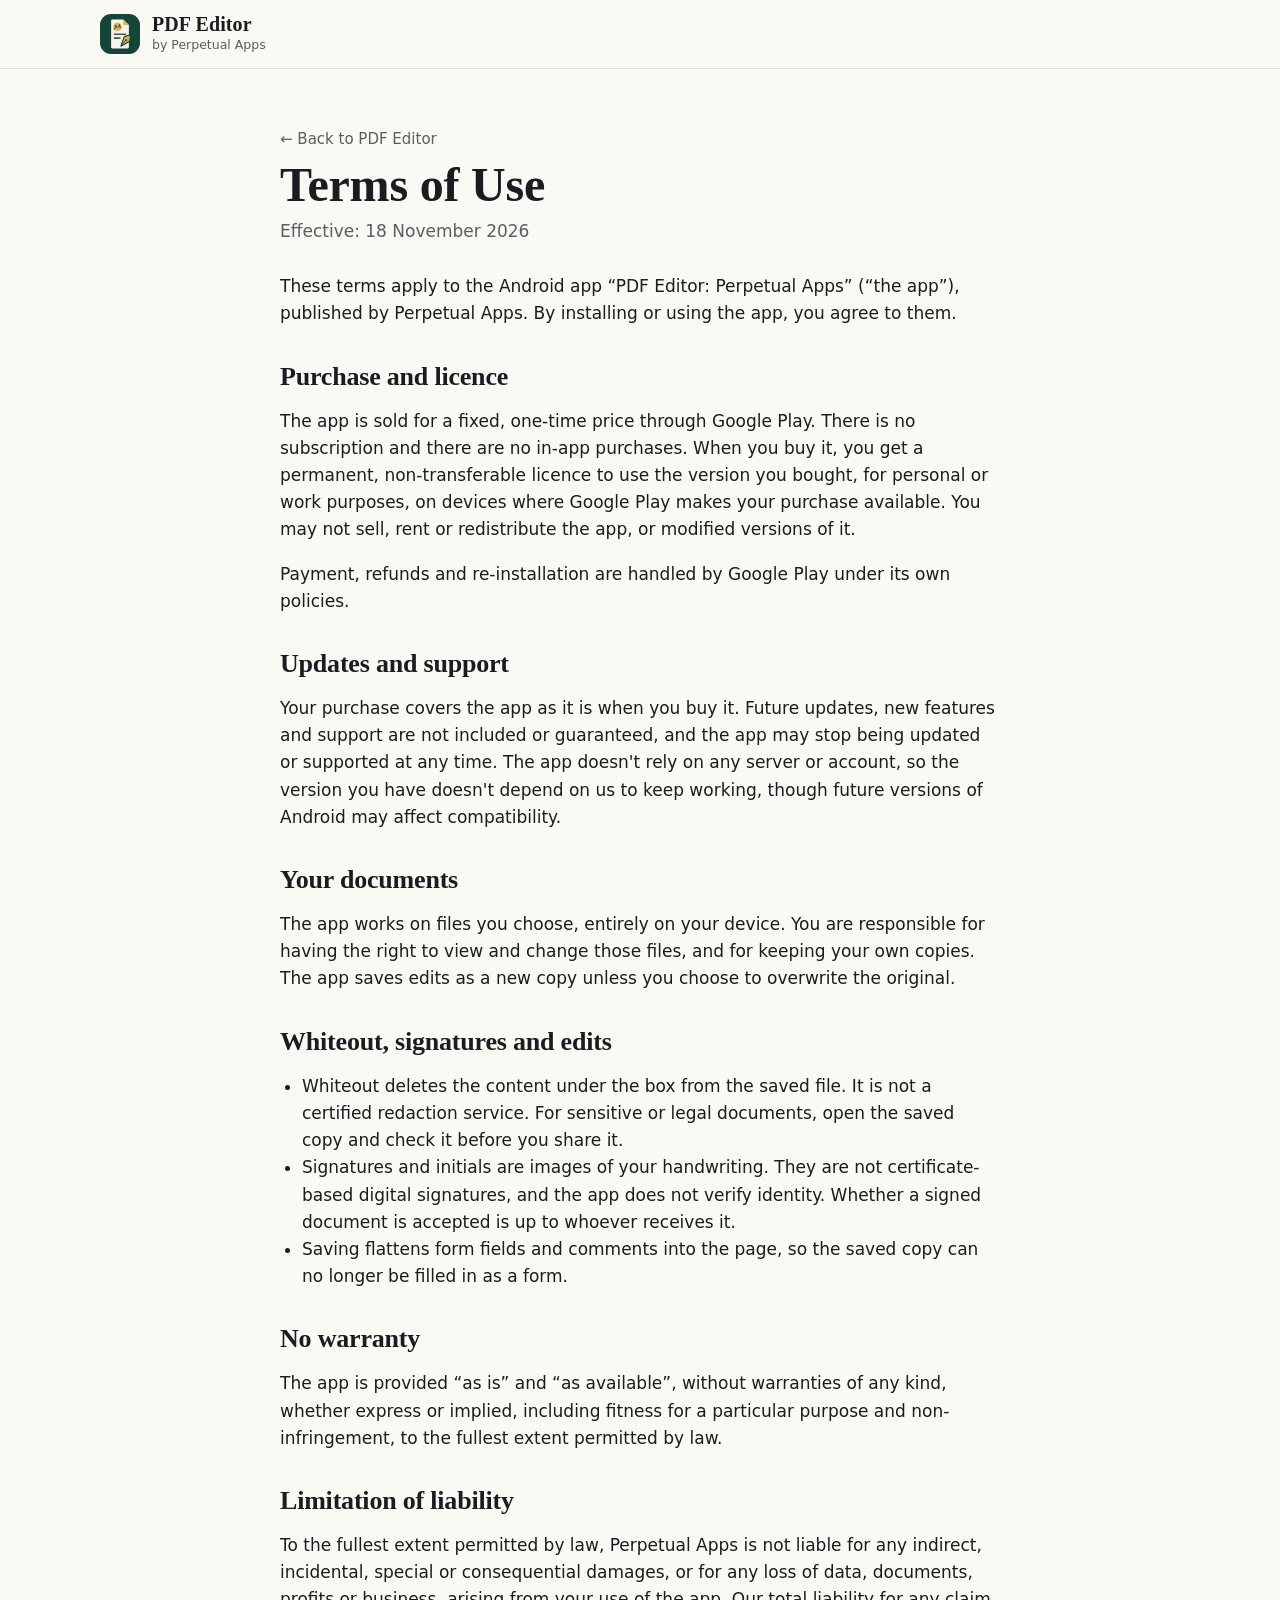
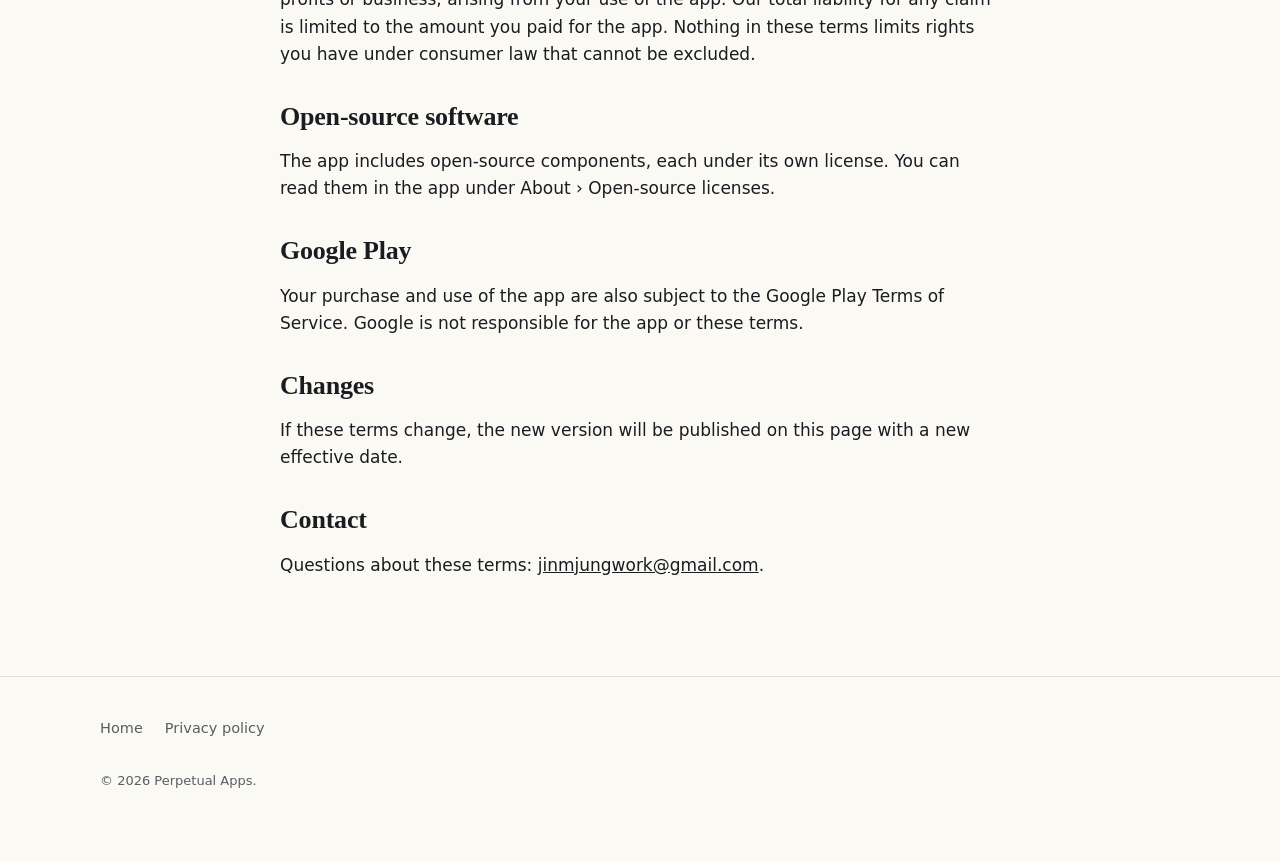
<file: website/terms.html>
<!doctype html>
<html lang="en">
<head>
<meta charset="utf-8">
<meta name="viewport" content="width=device-width, initial-scale=1">
<title>Terms of Use · PDF Editor: Perpetual Apps</title>
<meta name="description" content="Terms of use for PDF Editor: Perpetual Apps, a one-time purchase on Google Play.">
<link rel="canonical" href="https://pdf.perpetualapps.dev/terms">
<meta name="theme-color" content="#13463B">
<link rel="icon" href="assets/icon.svg" type="image/svg+xml">
<link rel="stylesheet" href="assets/site.css">
</head>
<body>
<!-- DRAFT: have a lawyer review before publishing, and consider adding a governing-law clause for your jurisdiction. -->
<header class="site-header">
  <div class="wrap">
    <a class="brand" href="./" aria-label="PDF Editor: Perpetual Apps, home"><img src="assets/icon.svg" alt="" width="40" height="40"><span><b>PDF Editor</b><small>by Perpetual Apps</small></span></a>
  </div>
</header>
<main class="legal">
  <div class="wrap">
    <a class="back" href="./">← Back to PDF Editor</a>
    <h1>Terms of Use</h1>
    <p class="effective">Effective: 18 November 2026</p>

    <p>These terms apply to the Android app “PDF Editor: Perpetual Apps” (“the app”), published by Perpetual Apps. By installing or using the app, you agree to them.</p>

    <h2>Purchase and licence</h2>
    <p>The app is sold for a fixed, one-time price through Google Play. There is no subscription and there are no in-app purchases. When you buy it, you get a permanent, non-transferable licence to use the version you bought, for personal or work purposes, on devices where Google Play makes your purchase available. You may not sell, rent or redistribute the app, or modified versions of it.</p>
    <p>Payment, refunds and re-installation are handled by Google Play under its own policies.</p>

    <h2>Updates and support</h2>
    <p>Your purchase covers the app as it is when you buy it. Future updates, new features and support are not included or guaranteed, and the app may stop being updated or supported at any time. The app doesn't rely on any server or account, so the version you have doesn't depend on us to keep working, though future versions of Android may affect compatibility.</p>

    <h2>Your documents</h2>
    <p>The app works on files you choose, entirely on your device. You are responsible for having the right to view and change those files, and for keeping your own copies. The app saves edits as a new copy unless you choose to overwrite the original.</p>

    <h2>Whiteout, signatures and edits</h2>
    <ul>
      <li>Whiteout deletes the content under the box from the saved file. It is not a certified redaction service. For sensitive or legal documents, open the saved copy and check it before you share it.</li>
      <li>Signatures and initials are images of your handwriting. They are not certificate-based digital signatures, and the app does not verify identity. Whether a signed document is accepted is up to whoever receives it.</li>
      <li>Saving flattens form fields and comments into the page, so the saved copy can no longer be filled in as a form.</li>
    </ul>

    <h2>No warranty</h2>
    <p>The app is provided “as is” and “as available”, without warranties of any kind, whether express or implied, including fitness for a particular purpose and non-infringement, to the fullest extent permitted by law.</p>

    <h2>Limitation of liability</h2>
    <p>To the fullest extent permitted by law, Perpetual Apps is not liable for any indirect, incidental, special or consequential damages, or for any loss of data, documents, profits or business, arising from your use of the app. Our total liability for any claim is limited to the amount you paid for the app. Nothing in these terms limits rights you have under consumer law that cannot be excluded.</p>

    <h2>Open-source software</h2>
    <p>The app includes open-source components, each under its own license. You can read them in the app under About › Open-source licenses.</p>

    <h2>Google Play</h2>
    <p>Your purchase and use of the app are also subject to the Google Play Terms of Service. Google is not responsible for the app or these terms.</p>

    <h2>Changes</h2>
    <p>If these terms change, the new version will be published on this page with a new effective date.</p>

    <h2>Contact</h2>
    <p>Questions about these terms: <a href="mailto:jinmjungwork@gmail.com">jinmjungwork@gmail.com</a>.</p>
  </div>
</main>
<footer class="site-footer">
  <div class="wrap">
    <nav class="footer-links" aria-label="Footer"><a href="./">Home</a><a href="privacy">Privacy policy</a></nav>
    <p class="fine">© 2026 Perpetual Apps.</p>
  </div>
</footer>
</body>
</html>
</file>
<file: website/assets/site.css>
/* PDF Editor: Perpetual Apps — website styles. No web fonts, no scripts, no third-party requests. */
:root {
  --green: #13463B; --green-deep: #0D332B; --paper: #F7F3E8; --gold: #E3B04B; --gold-ink: #8A5F12;
  --bg: #FBF9F4; --surface: #FFFFFF; --ink: #1A1C21; --muted: #5A5D63; --line: #E6E0D2;
  --serif: "EB Garamond", Garamond, "Iowan Old Style", "Palatino Linotype", Palatino, Georgia, serif;
  --sans: system-ui, -apple-system, "Segoe UI", Roboto, "Helvetica Neue", Arial, sans-serif;
  --radius: 22px; --max: 1120px;
}
@media (prefers-color-scheme: dark) {
  :root:not([data-theme="light"]) { --bg: #0F1513; --surface: #172019; --ink: #ECE8DD; --muted: #A9ADA7; --line: #26302B; --gold-ink: #E3B04B; }
}
:root[data-theme="dark"] { --bg: #0F1513; --surface: #172019; --ink: #ECE8DD; --muted: #A9ADA7; --line: #26302B; --gold-ink: #E3B04B; }

* { box-sizing: border-box; }
html { scroll-behavior: smooth; }
body { margin: 0; background: var(--bg); color: var(--ink); font: 17px/1.6 var(--sans); -webkit-font-smoothing: antialiased; }
img { max-width: 100%; display: block; }
a { color: inherit; }
.wrap { max-width: var(--max); margin: 0 auto; padding: 0 20px; }
.skip { position: absolute; left: -999px; } .skip:focus { left: 16px; top: 12px; background: var(--surface); padding: 8px 12px; border-radius: 8px; z-index: 10; }
:focus-visible { outline: 3px solid var(--gold); outline-offset: 3px; border-radius: 6px; }

/* Header */
.site-header { position: sticky; top: 0; z-index: 5; background: color-mix(in srgb, var(--bg) 88%, transparent); backdrop-filter: blur(10px); border-bottom: 1px solid var(--line); }
.site-header .wrap { display: flex; align-items: center; gap: 16px; height: 68px; }
.brand { display: flex; align-items: center; gap: 12px; text-decoration: none; }
.brand img { width: 40px; height: 40px; border-radius: 11px; }
.brand b { font: 600 20px/1.1 var(--serif); letter-spacing: .1px; display: block; }
.brand small { color: var(--muted); font-size: 12.5px; display: block; }
.nav { margin-left: auto; display: flex; gap: 22px; align-items: center; font-size: 15px; }
.nav a { text-decoration: none; color: var(--muted); }
.nav a:hover { color: var(--ink); }
@media (max-width: 760px) { .nav a:not(.nav-cta) { display: none; } }
.nav-cta { background: var(--green); color: #fff !important; padding: 9px 16px; border-radius: 999px; font-weight: 600; }

/* Hero */
.hero { padding: 72px 0 40px; overflow: hidden; }
.hero .wrap { display: grid; grid-template-columns: 1.1fr .9fr; gap: 40px; align-items: center; }
@media (max-width: 900px) { .hero .wrap { grid-template-columns: 1fr; } .hero { padding-top: 40px; } }
.eyebrow { display: inline-flex; gap: 8px; align-items: center; font-size: 13.5px; font-weight: 600; letter-spacing: .4px; text-transform: uppercase; color: var(--gold-ink); }
h1, h2, h3 { font-family: var(--serif); font-weight: 600; letter-spacing: -.2px; line-height: 1.12; margin: 0; }
h1 { font-size: clamp(40px, 6vw, 64px); margin: 14px 0 18px; }
h1 em { font-style: italic; color: var(--green); }
@media (prefers-color-scheme: dark) { :root:not([data-theme="light"]) h1 em { color: var(--gold); } }
.lede { font-size: 19.5px; color: var(--muted); max-width: 34em; margin: 0 0 26px; }
.cta-row { display: flex; flex-wrap: wrap; align-items: center; gap: 18px; }
.play-badge img { height: 78px; width: auto; margin: -11px; } /* the official badge has built-in padding */
.cta-note { font-size: 14px; color: var(--muted); }

.phones { position: relative; min-height: 660px; }
.phone { position: absolute; width: 250px; padding: 9px; border-radius: 38px; background: #0d0f0e; box-shadow: 0 30px 60px -20px rgba(13, 51, 43, .45), 0 0 0 1px rgba(255,255,255,.06) inset; }
.phone img { border-radius: 30px; width: 100%; height: auto; }
.phone.front { right: 150px; top: 0; z-index: 2; }
.phone.back { right: 0; top: 70px; transform: rotate(6deg); opacity: .97; }
@media (max-width: 900px) { .phones { min-height: 640px; max-width: 460px; margin: 0 auto; width: 100%; } .phone.front { right: auto; left: 0; } }
@media (max-width: 480px) { .phones { min-height: 540px; } .phone { width: 200px; } .phone.back { top: 50px; } }

/* Promise strip */
.promises { border-top: 1px solid var(--line); border-bottom: 1px solid var(--line); background: var(--surface); }
.promises ul { list-style: none; margin: 0 auto; padding: 22px 20px; display: grid; grid-template-columns: repeat(4, 1fr); gap: 12px; }
@media (max-width: 760px) { .promises ul { grid-template-columns: repeat(2, 1fr); } }
.promises li { display: flex; gap: 12px; align-items: center; font-weight: 600; font-size: 15.5px; }
.promises svg { flex: none; width: 34px; height: 34px; padding: 7px; border-radius: 10px; background: color-mix(in srgb, var(--green) 12%, transparent); color: var(--green); }
@media (prefers-color-scheme: dark) { :root:not([data-theme="light"]) .promises svg { color: var(--gold); background: color-mix(in srgb, var(--gold) 14%, transparent); } }

/* Sections */
section { padding: 88px 0; }
.section-head { max-width: 44em; margin-bottom: 44px; }
.section-head h2 { font-size: clamp(32px, 4.4vw, 46px); margin: 10px 0 12px; }
.section-head p { color: var(--muted); font-size: 18.5px; margin: 0; }

.feature { display: grid; grid-template-columns: 1fr 320px; gap: 56px; align-items: center; padding: 36px 0; }
.feature + .feature { border-top: 1px solid var(--line); }
.feature:nth-of-type(even) { grid-template-columns: 320px 1fr; }
.feature:nth-of-type(even) .shot { order: -1; }
@media (max-width: 820px) { .feature, .feature:nth-of-type(even) { grid-template-columns: 1fr; gap: 28px; } .feature:nth-of-type(even) .shot { order: 0; } }
.feature h3 { font-size: 32px; margin-bottom: 10px; }
.feature p { color: var(--muted); margin: 0 0 16px; }
.ticks { list-style: none; padding: 0; margin: 0; display: grid; gap: 10px; }
.ticks li { padding-left: 30px; position: relative; }
.ticks li::before { content: ""; position: absolute; left: 0; top: .42em; width: 18px; height: 18px; border-radius: 50%; background: var(--gold); -webkit-mask: url("data:image/svg+xml,%3Csvg xmlns='http://www.w3.org/2000/svg' viewBox='0 0 24 24'%3E%3Ccircle cx='12' cy='12' r='12'/%3E%3C/svg%3E"); }
.ticks li::after { content: ""; position: absolute; left: 5px; top: calc(.42em + 5px); width: 8px; height: 4px; border-left: 2px solid var(--green-deep); border-bottom: 2px solid var(--green-deep); transform: rotate(-45deg); }
.shot { justify-self: center; width: 100%; max-width: 300px; }
.shot .phone { position: static; width: 100%; }

/* Privacy band */
.privacy { background: var(--green); color: #EEF3EF; }
.privacy .section-head p, .privacy .muted { color: #C6D6CE; }
.privacy .eyebrow { color: var(--gold); }
.privacy .grid { display: grid; grid-template-columns: 1fr 300px; gap: 56px; align-items: center; }
@media (max-width: 820px) { .privacy .grid { grid-template-columns: 1fr; } }
.privacy .cards { display: grid; grid-template-columns: 1fr 1fr; gap: 16px; }
@media (max-width: 560px) { .privacy .cards { grid-template-columns: 1fr; } }
.privacy .card { background: rgba(255,255,255,.06); border: 1px solid rgba(255,255,255,.12); border-radius: 18px; padding: 20px; }
.privacy .card h3 { font-size: 22px; margin-bottom: 6px; color: #fff; }
.privacy .card p { margin: 0; color: #C6D6CE; font-size: 15.5px; }
.verify { margin-top: 22px; font-size: 15.5px; color: #C6D6CE; }
.verify strong { color: #fff; }

/* Keep */
.keep { text-align: center; }
.keep .section-head { margin: 0 auto 30px; }
.keep-badges { display: flex; justify-content: center; flex-wrap: wrap; gap: 12px; }
.pill { border: 1px solid var(--line); background: var(--surface); border-radius: 999px; padding: 10px 18px; font-weight: 600; font-size: 15.5px; }

/* FAQ */
.faq details { border-bottom: 1px solid var(--line); padding: 4px 0; }
.faq summary { cursor: pointer; list-style: none; padding: 18px 40px 18px 0; position: relative; font-weight: 600; font-size: 18px; }
.faq summary::-webkit-details-marker { display: none; }
.faq summary::after { content: "+"; position: absolute; right: 6px; top: 12px; font: 400 28px/1 var(--sans); color: var(--muted); }
.faq details[open] summary::after { content: "–"; }
.faq details p { margin: 0 0 18px; color: var(--muted); max-width: 46em; }

/* Footer */
.site-footer { border-top: 1px solid var(--line); padding: 40px 0 56px; font-size: 14.5px; color: var(--muted); }
.site-footer .wrap { display: grid; gap: 18px; }
.footer-top { display: flex; flex-wrap: wrap; gap: 20px 32px; align-items: center; justify-content: space-between; }
.footer-links { display: flex; flex-wrap: wrap; gap: 8px 22px; }
.footer-links a { text-decoration: none; } .footer-links a:hover { text-decoration: underline; }
.fine { font-size: 13px; }
.todo { background: #FFE58A; color: #3A2B00; padding: 1px 6px; border-radius: 4px; font-weight: 700; }

/* Legal pages */
.legal { padding: 56px 0 80px; }
.legal .wrap { max-width: 760px; }
.legal h1 { font-size: clamp(34px, 5vw, 48px); margin: 6px 0 6px; }
.legal .effective { color: var(--muted); margin: 0 0 28px; }
.legal h2 { font-size: 26px; margin: 34px 0 8px; }
.legal p, .legal li { color: var(--ink); }
.legal ul { padding-left: 22px; }
.back { font-size: 15px; color: var(--muted); text-decoration: none; }
</file>
